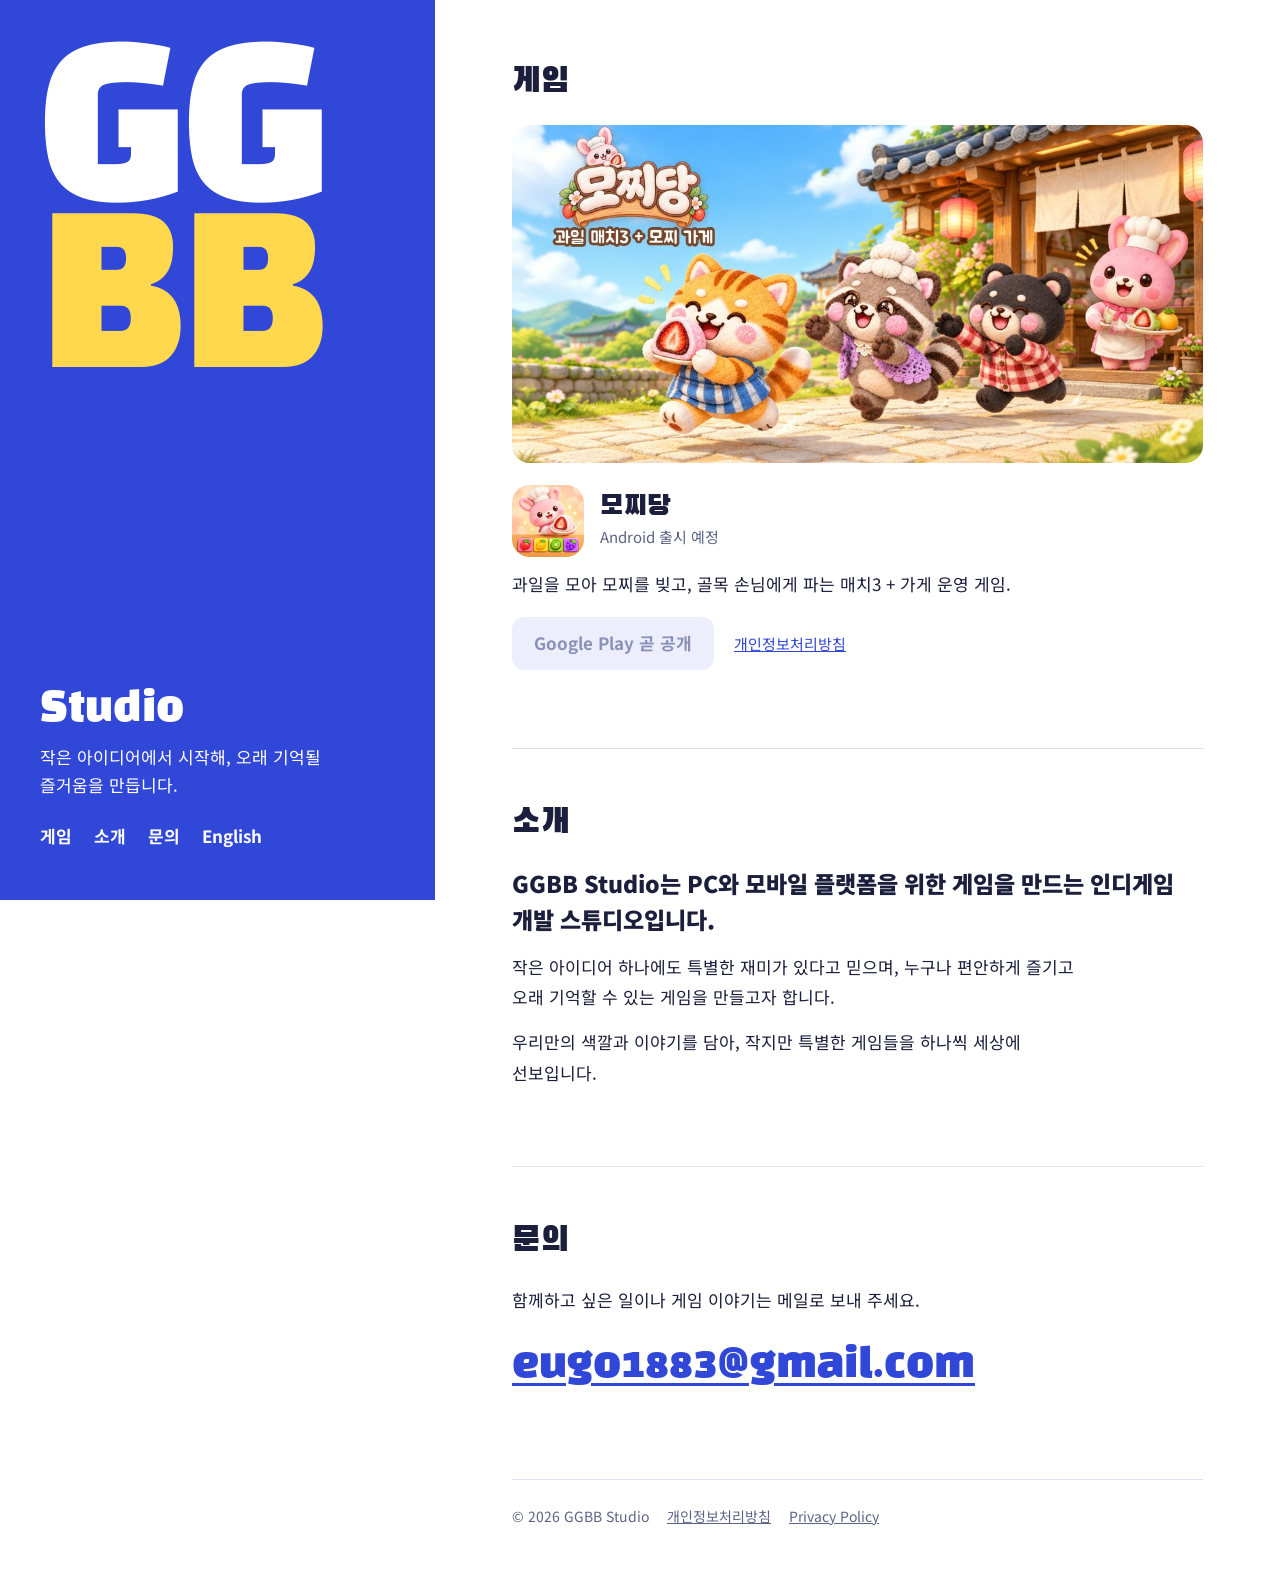
<file: index.html>
<!doctype html>
<html lang="ko">
<head>
<meta charset="utf-8">
<meta name="google-site-verification" content="tuN0Zx-f0Cv_z_87VgbnIydokTqJgY_56NxwWmSYyZM" />
<meta name="viewport" content="width=device-width, initial-scale=1">
<title>GGBB Studio</title>
<meta name="description" content="GGBB Studio — 작은 아이디어에서 시작해, 오래 기억될 즐거움을 만드는 인디게임 스튜디오">
<link rel="alternate" hreflang="ko" href="https://ggbbstudio.github.io/">
<link rel="alternate" hreflang="en" href="https://ggbbstudio.github.io/en/">
<link rel="preconnect" href="https://fonts.googleapis.com">
<link rel="preconnect" href="https://fonts.gstatic.com" crossorigin>
<link href="https://fonts.googleapis.com/css2?family=Black+Han+Sans&family=Noto+Sans+KR:wght@400;700;900&display=swap" rel="stylesheet">
<link rel="stylesheet" href="style.css?v=3">
<script>
// 직접 English 를 고른 사람만 영어 페이지로 (처음 온 사람은 그대로)
try { if (localStorage.getItem("lang") === "en") location.replace("en/" + location.hash); } catch (e) {}
</script>
</head>
<body>
<aside class="side">
  <h1 class="mark" aria-label="GGBB Studio">
    <span aria-hidden="true">GG</span><span aria-hidden="true">BB</span>
  </h1>
  <div class="side-foot">
    <p class="studio">Studio</p>
    <p class="tag">작은 아이디어에서 시작해, 오래 기억될 즐거움을 만듭니다.</p>
    <nav class="nav">
      <a href="#games">게임</a>
      <a href="#about">소개</a>
      <a href="#contact">문의</a>
      <a href="en/" hreflang="en" lang="en" data-lang="en">English</a>
    </nav>
  </div>
</aside>

<main>
  <section id="games">
    <h2>게임</h2>
    <article class="game">
      <img class="art" src="assets/mozzidang_feature.jpg" alt="모찌당 대표 그림" width="1024" height="500">
      <div class="meta">
        <img class="icon" src="assets/mozzidang_icon.png" alt="" width="72" height="72">
        <div>
          <h3>모찌당</h3>
          <p class="when">Android 출시 예정</p>
        </div>
      </div>
      <p>과일을 모아 모찌를 빚고, 골목 손님에게 파는 매치3 + 가게 운영 게임.</p>
      <p class="acts">
        <span class="btn off" aria-disabled="true">Google Play 곧 공개</span>
        <a href="privacy.html">개인정보처리방침</a>
      </p>
    </article>
  </section>

  <section id="about">
    <h2>소개</h2>
    <p class="lead">GGBB Studio는 PC와 모바일 플랫폼을 위한 게임을 만드는 인디게임 개발 스튜디오입니다.</p>
    <p>작은 아이디어 하나에도 특별한 재미가 있다고 믿으며, 누구나 편안하게 즐기고 오래 기억할 수 있는 게임을 만들고자 합니다.</p>
    <p>우리만의 색깔과 이야기를 담아, 작지만 특별한 게임들을 하나씩 세상에 선보입니다.</p>
  </section>

  <section id="contact">
    <h2>문의</h2>
    <p>함께하고 싶은 일이나 게임 이야기는 메일로 보내 주세요.</p>
    <p><a class="mail" href="mailto:eugo1883@gmail.com">eugo1883@gmail.com</a></p>
  </section>

  <footer>
    <span>© 2026 GGBB Studio</span>
    <a href="privacy.html">개인정보처리방침</a>
    <a href="privacy.html#en">Privacy Policy</a>
  </footer>
</main>
<script>
// 언어 버튼을 누르면 고른 언어를 기억
document.querySelectorAll("a[data-lang]").forEach(function (a) {
  a.addEventListener("click", function () { try { localStorage.setItem("lang", a.dataset.lang); } catch (e) {} });
});
</script>
</body>
</html>
</file>
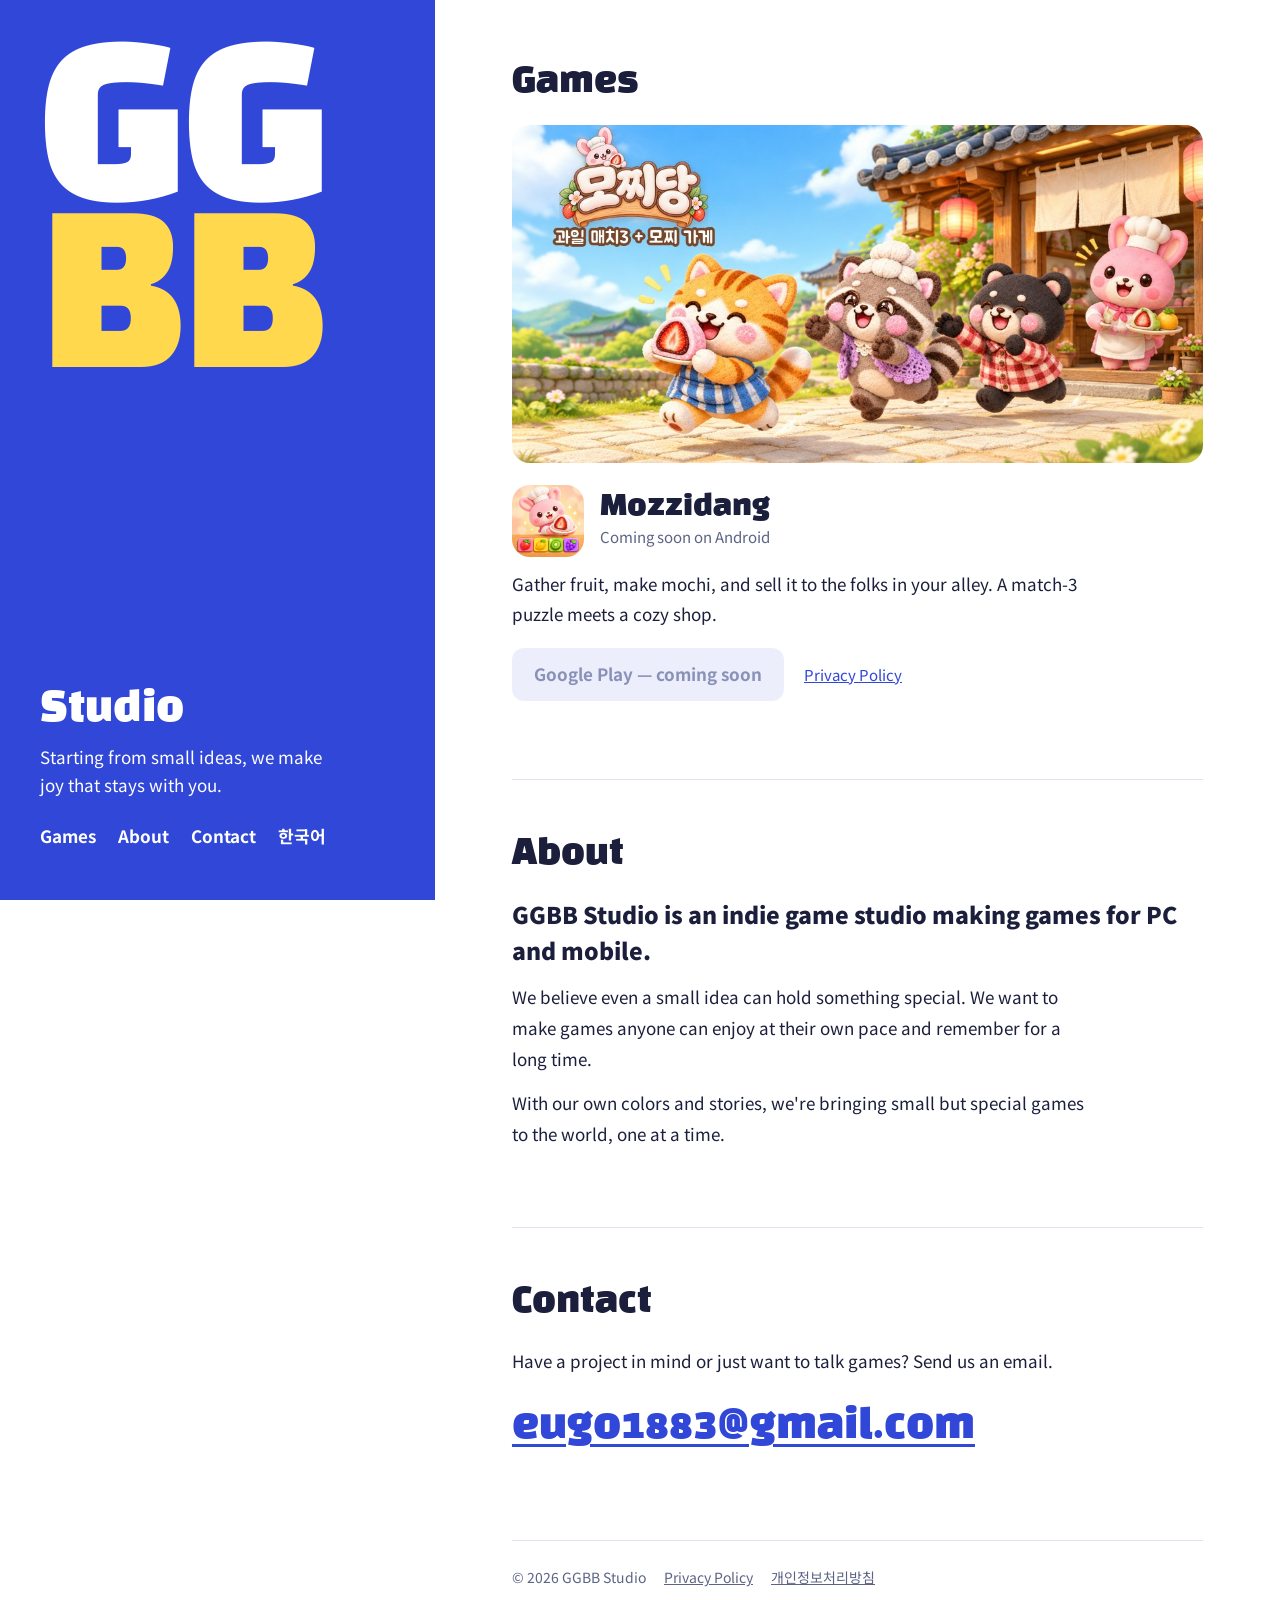
<file: en/index.html>
<!doctype html>
<html lang="en">
<head>
<meta charset="utf-8">
<meta name="viewport" content="width=device-width, initial-scale=1">
<title>GGBB Studio</title>
<meta name="description" content="GGBB Studio — an indie game studio making games for PC and mobile.">
<link rel="alternate" hreflang="ko" href="https://ggbbstudio.github.io/">
<link rel="alternate" hreflang="en" href="https://ggbbstudio.github.io/en/">
<link rel="preconnect" href="https://fonts.googleapis.com">
<link rel="preconnect" href="https://fonts.gstatic.com" crossorigin>
<link href="https://fonts.googleapis.com/css2?family=Black+Han+Sans&family=Noto+Sans+KR:wght@400;700;900&display=swap" rel="stylesheet">
<link rel="stylesheet" href="../style.css?v=3">
</head>
<body>
<aside class="side">
  <h1 class="mark" aria-label="GGBB Studio">
    <span aria-hidden="true">GG</span><span aria-hidden="true">BB</span>
  </h1>
  <div class="side-foot">
    <p class="studio">Studio</p>
    <p class="tag">Starting from small ideas, we make joy that stays with you.</p>
    <nav class="nav">
      <a href="#games">Games</a>
      <a href="#about">About</a>
      <a href="#contact">Contact</a>
      <a href="../" hreflang="ko" lang="ko" data-lang="ko">한국어</a>
    </nav>
  </div>
</aside>

<main>
  <section id="games">
    <h2>Games</h2>
    <article class="game">
      <img class="art" src="../assets/mozzidang_feature.jpg" alt="Mozzidang key art" width="1024" height="500">
      <div class="meta">
        <img class="icon" src="../assets/mozzidang_icon.png" alt="" width="72" height="72">
        <div>
          <h3>Mozzidang</h3>
          <p class="when">Coming soon on Android</p>
        </div>
      </div>
      <p>Gather fruit, make mochi, and sell it to the folks in your alley. A match-3 puzzle meets a cozy shop.</p>
      <p class="acts">
        <span class="btn off" aria-disabled="true">Google Play — coming soon</span>
        <a href="../privacy.html#en">Privacy Policy</a>
      </p>
    </article>
  </section>

  <section id="about">
    <h2>About</h2>
    <p class="lead">GGBB Studio is an indie game studio making games for PC and mobile.</p>
    <p>We believe even a small idea can hold something special. We want to make games anyone can enjoy at their own pace and remember for a long time.</p>
    <p>With our own colors and stories, we're bringing small but special games to the world, one at a time.</p>
  </section>

  <section id="contact">
    <h2>Contact</h2>
    <p>Have a project in mind or just want to talk games? Send us an email.</p>
    <p><a class="mail" href="mailto:eugo1883@gmail.com">eugo1883@gmail.com</a></p>
  </section>

  <footer>
    <span>© 2026 GGBB Studio</span>
    <a href="../privacy.html#en">Privacy Policy</a>
    <a href="../privacy.html" lang="ko" data-lang="ko">개인정보처리방침</a>
  </footer>
</main>
<script>
// 언어 버튼을 누르면 고른 언어를 기억
document.querySelectorAll("a[data-lang]").forEach(function (a) {
  a.addEventListener("click", function () { try { localStorage.setItem("lang", a.dataset.lang); } catch (e) {} });
});
</script>
</body>
</html>
</file>
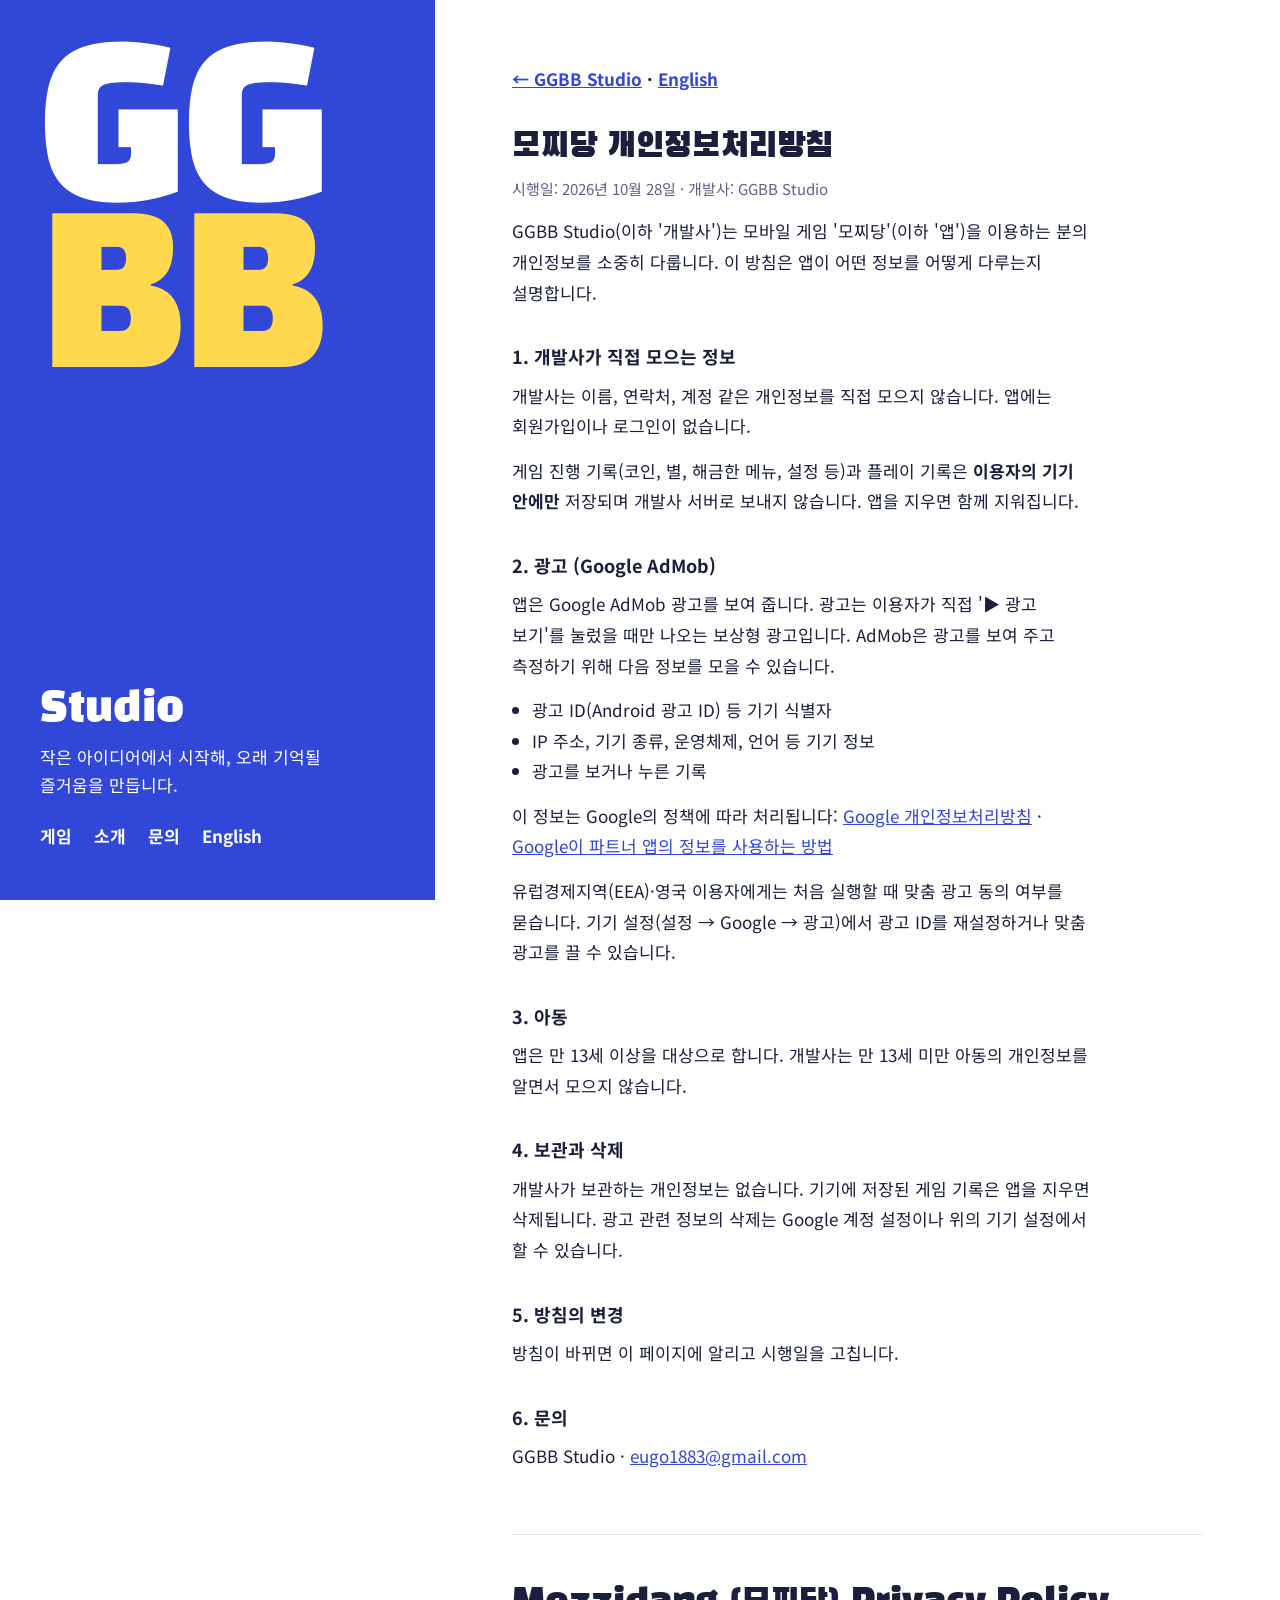
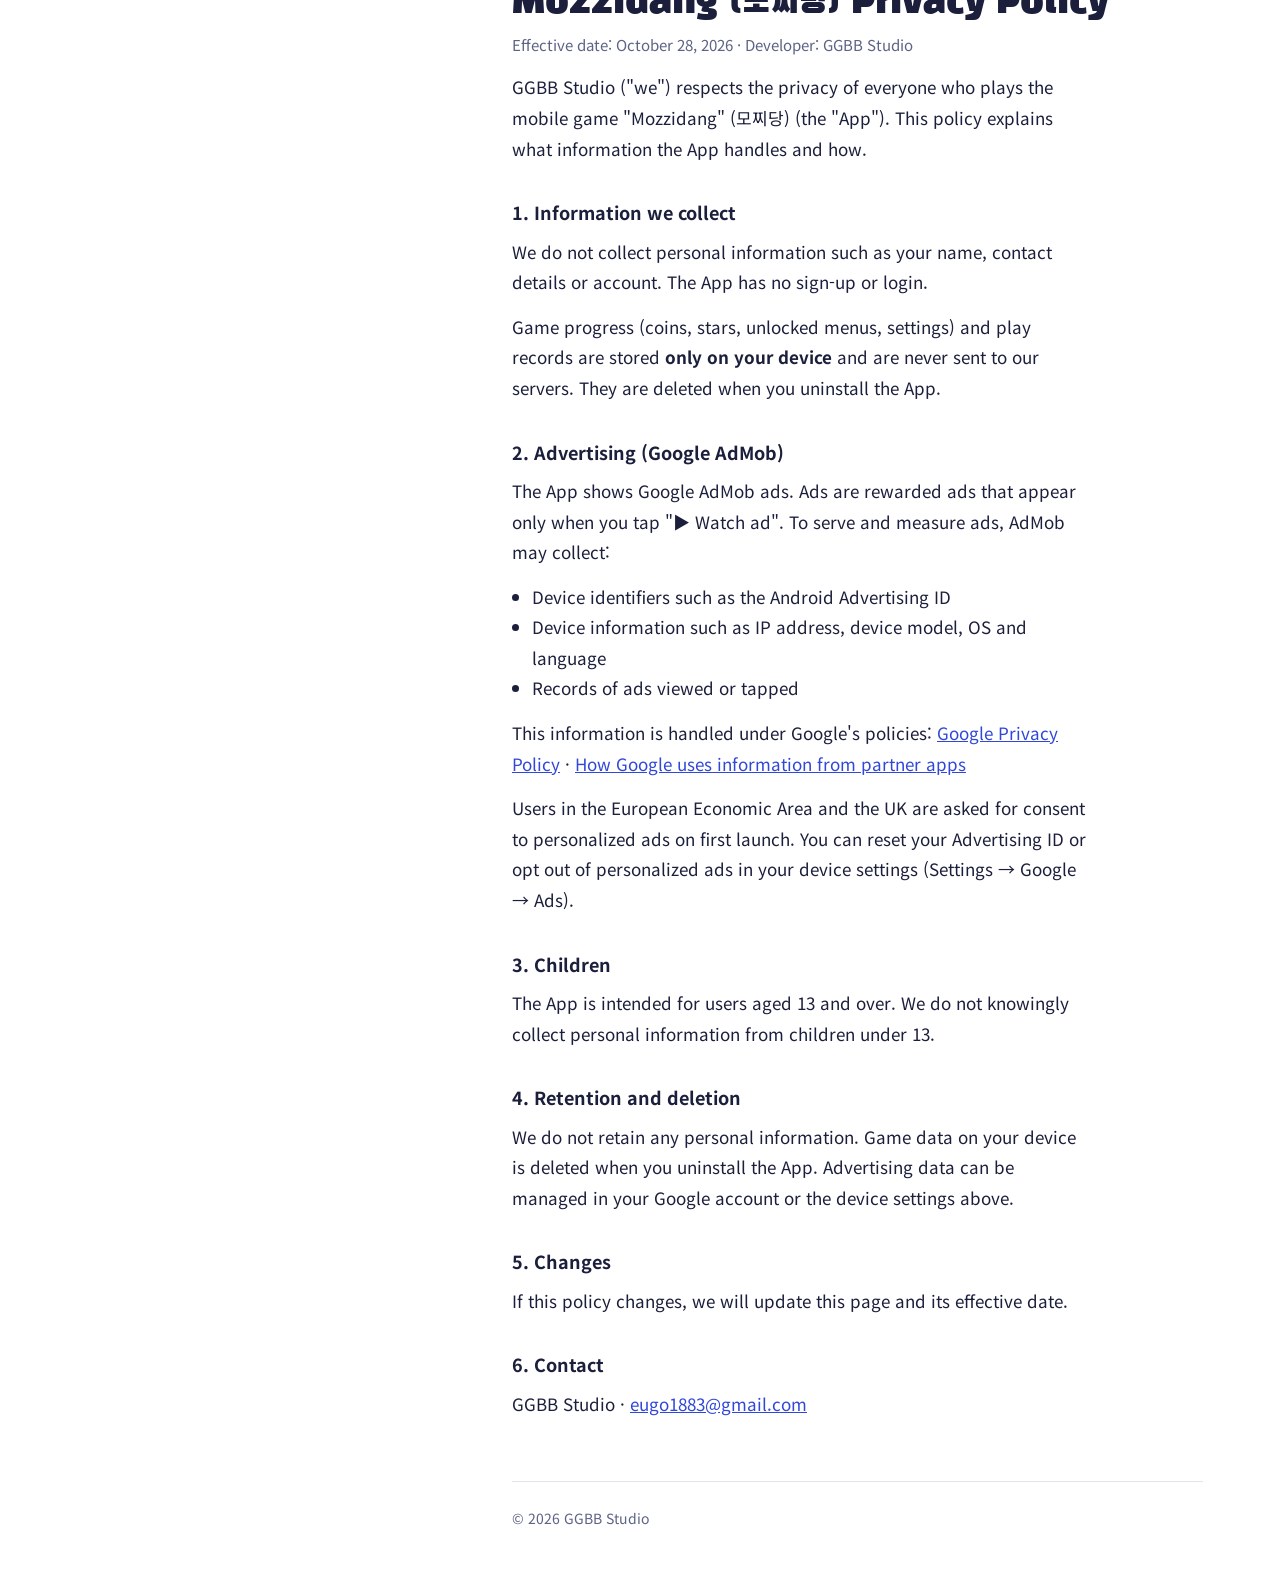
<file: privacy.html>
<!doctype html>
<html lang="ko">
<head>
<meta charset="utf-8">
<meta name="viewport" content="width=device-width, initial-scale=1">
<title>모찌당 개인정보처리방침</title>
<link href="https://fonts.googleapis.com/css2?family=Black+Han+Sans&family=Noto+Sans+KR:wght@400;700;900&display=swap" rel="stylesheet">
<link rel="stylesheet" href="style.css?v=3">
</head>
<body>
<aside class="side">
  <a class="mark" href="index.html" aria-label="GGBB Studio 첫 화면">
    <span aria-hidden="true">GG</span><span aria-hidden="true">BB</span>
  </a>
  <div class="side-foot">
    <p class="studio">Studio</p>
    <p class="tag">작은 아이디어에서 시작해, 오래 기억될 즐거움을 만듭니다.</p>
    <nav class="nav">
      <a href="index.html#games">게임</a>
      <a href="index.html#about">소개</a>
      <a href="index.html#contact">문의</a>
      <a href="en/" hreflang="en" lang="en" data-lang="en">English</a>
    </nav>
  </div>
</aside>

<main class="doc">
  <p><a href="index.html">← GGBB Studio</a> · <a href="#en">English</a></p>

  <section class="card" id="ko">
    <h1>모찌당 개인정보처리방침</h1>
    <p class="muted">시행일: 2026년 10월 28일 · 개발사: GGBB Studio</p>

    <p>GGBB Studio(이하 '개발사')는 모바일 게임 '모찌당'(이하 '앱')을 이용하는 분의 개인정보를 소중히 다룹니다. 이 방침은 앱이 어떤 정보를 어떻게 다루는지 설명합니다.</p>

    <h3>1. 개발사가 직접 모으는 정보</h3>
    <p>개발사는 이름, 연락처, 계정 같은 개인정보를 직접 모으지 않습니다. 앱에는 회원가입이나 로그인이 없습니다.</p>
    <p>게임 진행 기록(코인, 별, 해금한 메뉴, 설정 등)과 플레이 기록은 <b>이용자의 기기 안에만</b> 저장되며 개발사 서버로 보내지 않습니다. 앱을 지우면 함께 지워집니다.</p>

    <h3>2. 광고 (Google AdMob)</h3>
    <p>앱은 Google AdMob 광고를 보여 줍니다. 광고는 이용자가 직접 '▶ 광고 보기'를 눌렀을 때만 나오는 보상형 광고입니다. AdMob은 광고를 보여 주고 측정하기 위해 다음 정보를 모을 수 있습니다.</p>
    <ul>
      <li>광고 ID(Android 광고 ID) 등 기기 식별자</li>
      <li>IP 주소, 기기 종류, 운영체제, 언어 등 기기 정보</li>
      <li>광고를 보거나 누른 기록</li>
    </ul>
    <p>이 정보는 Google의 정책에 따라 처리됩니다: <a href="https://policies.google.com/privacy">Google 개인정보처리방침</a> · <a href="https://policies.google.com/technologies/partner-sites">Google이 파트너 앱의 정보를 사용하는 방법</a></p>
    <p>유럽경제지역(EEA)·영국 이용자에게는 처음 실행할 때 맞춤 광고 동의 여부를 묻습니다. 기기 설정(설정 → Google → 광고)에서 광고 ID를 재설정하거나 맞춤 광고를 끌 수 있습니다.</p>

    <h3>3. 아동</h3>
    <p>앱은 만 13세 이상을 대상으로 합니다. 개발사는 만 13세 미만 아동의 개인정보를 알면서 모으지 않습니다.</p>

    <h3>4. 보관과 삭제</h3>
    <p>개발사가 보관하는 개인정보는 없습니다. 기기에 저장된 게임 기록은 앱을 지우면 삭제됩니다. 광고 관련 정보의 삭제는 Google 계정 설정이나 위의 기기 설정에서 할 수 있습니다.</p>

    <h3>5. 방침의 변경</h3>
    <p>방침이 바뀌면 이 페이지에 알리고 시행일을 고칩니다.</p>

    <h3>6. 문의</h3>
    <p>GGBB Studio · <a href="mailto:eugo1883@gmail.com">eugo1883@gmail.com</a></p>
  </section>

  <section class="card" id="en">
    <h1>Mozzidang (모찌당) Privacy Policy</h1>
    <p class="muted">Effective date: October 28, 2026 · Developer: GGBB Studio</p>

    <p>GGBB Studio ("we") respects the privacy of everyone who plays the mobile game "Mozzidang" (모찌당) (the "App"). This policy explains what information the App handles and how.</p>

    <h3>1. Information we collect</h3>
    <p>We do not collect personal information such as your name, contact details or account. The App has no sign-up or login.</p>
    <p>Game progress (coins, stars, unlocked menus, settings) and play records are stored <b>only on your device</b> and are never sent to our servers. They are deleted when you uninstall the App.</p>

    <h3>2. Advertising (Google AdMob)</h3>
    <p>The App shows Google AdMob ads. Ads are rewarded ads that appear only when you tap "▶ Watch ad". To serve and measure ads, AdMob may collect:</p>
    <ul>
      <li>Device identifiers such as the Android Advertising ID</li>
      <li>Device information such as IP address, device model, OS and language</li>
      <li>Records of ads viewed or tapped</li>
    </ul>
    <p>This information is handled under Google's policies: <a href="https://policies.google.com/privacy">Google Privacy Policy</a> · <a href="https://policies.google.com/technologies/partner-sites">How Google uses information from partner apps</a></p>
    <p>Users in the European Economic Area and the UK are asked for consent to personalized ads on first launch. You can reset your Advertising ID or opt out of personalized ads in your device settings (Settings → Google → Ads).</p>

    <h3>3. Children</h3>
    <p>The App is intended for users aged 13 and over. We do not knowingly collect personal information from children under 13.</p>

    <h3>4. Retention and deletion</h3>
    <p>We do not retain any personal information. Game data on your device is deleted when you uninstall the App. Advertising data can be managed in your Google account or the device settings above.</p>

    <h3>5. Changes</h3>
    <p>If this policy changes, we will update this page and its effective date.</p>

    <h3>6. Contact</h3>
    <p>GGBB Studio · <a href="mailto:eugo1883@gmail.com">eugo1883@gmail.com</a></p>
  </section>

  <footer>© 2026 GGBB Studio</footer>
</main>
<script>
// 언어 버튼을 누르면 고른 언어를 기억
document.querySelectorAll("a[data-lang]").forEach(function (a) {
  a.addEventListener("click", function () { try { localStorage.setItem("lang", a.dataset.lang); } catch (e) {} });
});
</script>
</body>
</html>
</file>
<file: style.css>
/* GGBB Studio 시안 v3 — 왼쪽 파란 기둥에 큰 글자, 오른쪽은 조용한 본문 */
:root {
  --blue: #3047d8;
  --yellow: #ffd84d;
  --ink: #1b1f3b;
  --paper: #ffffff;
  --line: #dfe3f5;
  --muted: #5d6385;
}
* { box-sizing: border-box; }
html { scroll-behavior: smooth; }
body {
  margin: 0; background: var(--paper); color: var(--ink);
  font-family: "Noto Sans KR", "Apple SD Gothic Neo", "Malgun Gothic", sans-serif;
  font-size: 17px; line-height: 1.8; word-break: keep-all;
  display: grid; grid-template-columns: clamp(340px, 34vw, 460px) 1fr;
}
img { display: block; max-width: 100%; height: auto; }
a { color: var(--blue); }
a:focus-visible { outline: 3px solid var(--yellow); outline-offset: 3px; }

/* ── 왼쪽 기둥 ── */
.side {
  position: sticky; top: 0; height: 100vh;
  background: var(--blue); color: #fff;
  padding: 56px 40px 44px;
  display: flex; flex-direction: column; justify-content: space-between;
  overflow: hidden;
}
.mark {
  margin: 0; font-family: "Black Han Sans", sans-serif; font-weight: 400;
  font-size: min(28vh, 16vw, 220px); line-height: .82; letter-spacing: -.02em;
}
.mark span { display: block; }
.mark span:first-child { color: #fff; }
.mark span:last-child { color: var(--yellow); }
.studio { margin: 0 0 14px; font-family: "Black Han Sans", sans-serif; font-size: 40px; line-height: 1; }
.tag { margin: 0 0 22px; max-width: 17em; font-size: 17px; line-height: 1.65; }
.nav { display: flex; gap: 22px; }
.nav a { color: #fff; font-weight: 700; text-decoration: none; padding-bottom: 2px; border-bottom: 2px solid transparent; }
.nav a:hover { border-color: var(--yellow); }

/* ── 오른쪽 본문 ── */
main { padding: 64px clamp(24px, 6vw, 96px) 40px; width: 100%; max-width: 900px; justify-self: center; }
section { padding-bottom: 64px; margin-bottom: 56px; border-bottom: 1px solid var(--line); }
section:last-of-type { border-bottom: 0; margin-bottom: 0; }
h2 { font-family: "Black Han Sans", sans-serif; font-weight: 400; font-size: 34px; line-height: 1.1; margin: 0 0 24px; }
p { margin: 0 0 14px; max-width: 34em; }

.art { width: 100%; border-radius: 18px; margin-bottom: 22px; }
.meta { display: flex; gap: 16px; align-items: center; margin-bottom: 12px; }
.icon { width: 72px; height: 72px; border-radius: 18px; }
.meta h3 { margin: 0; font-family: "Black Han Sans", sans-serif; font-weight: 400; font-size: 28px; line-height: 1.15; }
.when { margin: 0; color: var(--muted); font-size: 15px; }
.acts { display: flex; gap: 20px; align-items: center; flex-wrap: wrap; margin-top: 18px; }
.btn { display: inline-block; font-weight: 700; padding: 11px 22px; border-radius: 12px; text-decoration: none; background: var(--blue); color: #fff; }
.btn.off { background: #eceffb; color: #8a91b8; cursor: default; }
.acts a { font-size: 15px; }

.lead { font-size: 23px; font-weight: 900; line-height: 1.55; }
.mail { font-family: "Black Han Sans", sans-serif; font-size: clamp(26px, 3.4vw, 40px); text-decoration-thickness: 3px; text-underline-offset: 6px; overflow-wrap: anywhere; }

footer { display: flex; gap: 18px; flex-wrap: wrap; font-size: 14px; color: var(--muted); padding-top: 24px; border-top: 1px solid var(--line); }
footer a { color: var(--muted); }

/* ── 글 페이지 (privacy.html 은 내용 그대로, 모양만) ── */
a.mark { display: block; text-decoration: none; }
.doc { max-width: 860px; }
.doc > p:first-child { font-weight: 700; margin-bottom: 32px; }
.card { padding-bottom: 48px; margin-bottom: 48px; border-bottom: 1px solid var(--line); }
.card h1 { font-family: "Black Han Sans", sans-serif; font-weight: 400; font-size: 34px; line-height: 1.2; margin: 0 0 8px; }
.card h3 { font-size: 18px; margin: 32px 0 8px; }
.card ul { padding-left: 1.2em; margin: 0 0 14px; max-width: 34em; }
.muted { color: var(--muted); font-size: 15px; }
.doc > footer { font-size: 14px; }

@media (max-width: 820px) {
  body { display: block; }
  .side { position: static; height: auto; padding: 32px 24px 30px; }
  .mark { font-size: 29vw; }
  .mark span { display: inline; }
  .mark span:last-child { margin-left: .02em; }
  .studio { font-size: 32px; margin-top: 8px; }
  main { padding: 44px 24px 32px; }
  section { padding-bottom: 44px; margin-bottom: 40px; }
  h2 { font-size: 28px; }
  .lead { font-size: 20px; }
  .card h1 { font-size: 27px; }
}
@media (prefers-reduced-motion: reduce) { html { scroll-behavior: auto; } }
</file>
